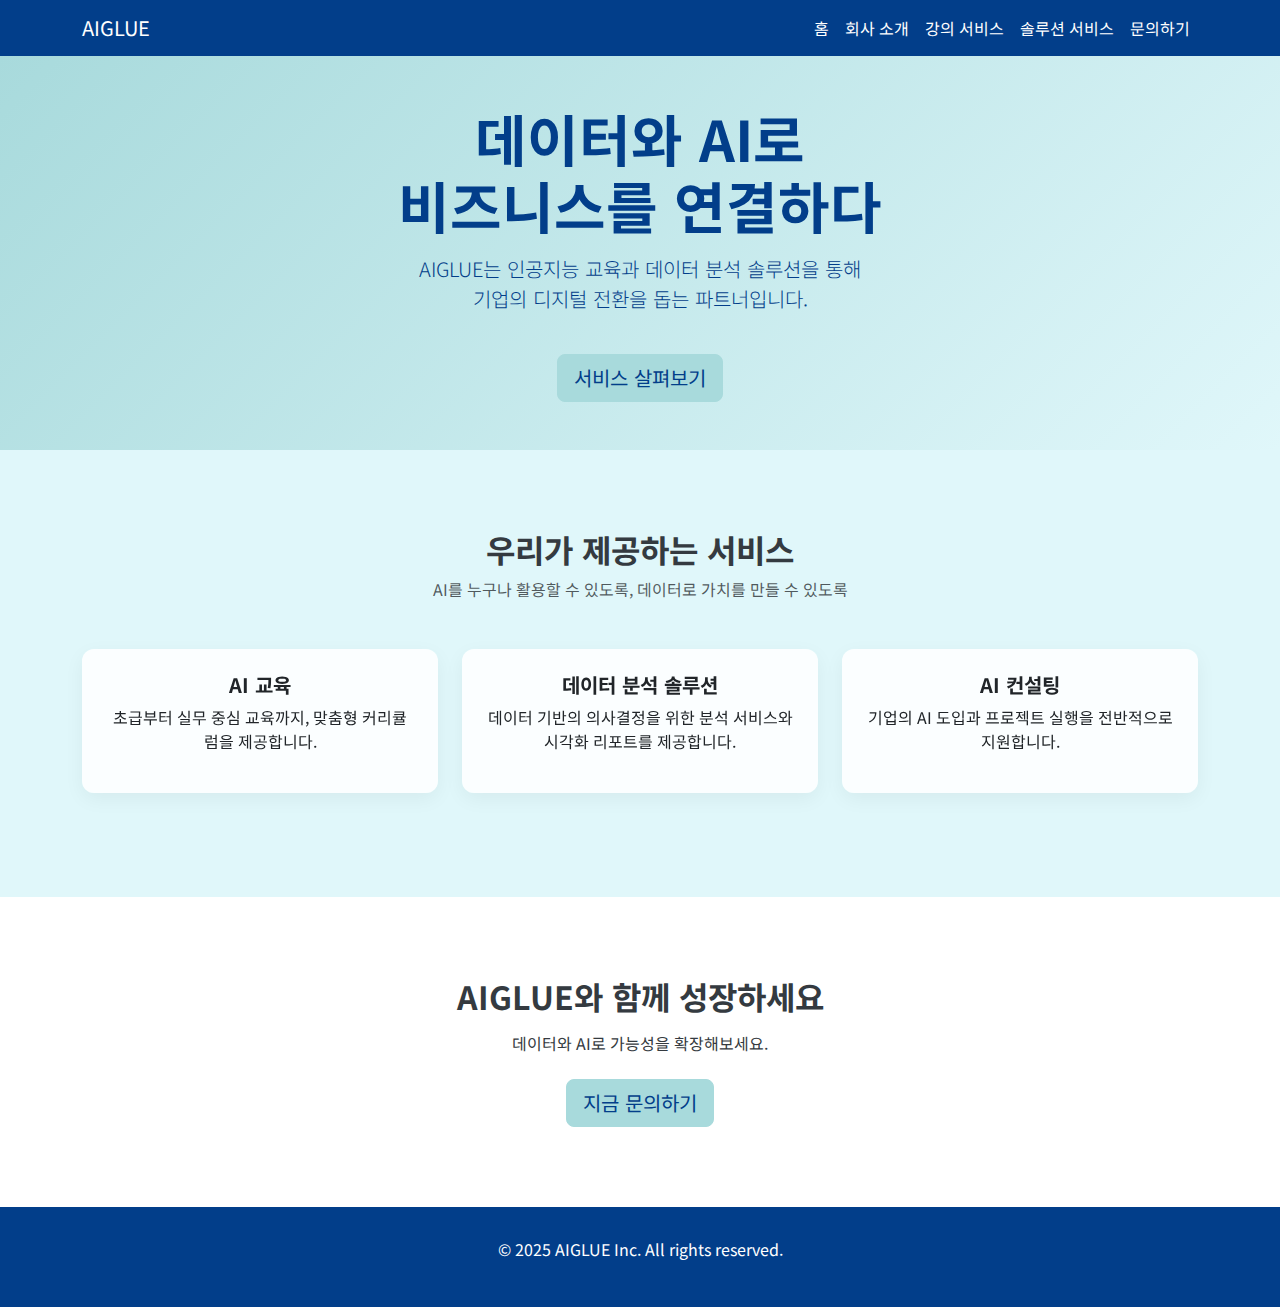
<file: index.html>
<!DOCTYPE html>
<html lang="ko">
<head>
  <meta charset="UTF-8">
  <title>AIGLUE | AI 교육 및 데이터 분석 솔루션</title>
  <meta name="viewport" content="width=device-width, initial-scale=1">
  <!-- 부트스트랩 CSS -->
  <link href="https://cdn.jsdelivr.net/npm/bootstrap@5.3.0/dist/css/bootstrap.min.css" rel="stylesheet">
  <!-- 구글 폰트 -->
  <link href="https://fonts.googleapis.com/css2?family=Noto+Sans+KR&display=swap" rel="stylesheet">
  <!-- 사용자 정의 CSS -->
  <link href="custom.css" rel="stylesheet">
</head>
<body>

  <!-- 네비게이션 바 -->
  <nav class="navbar navbar-expand-lg navbar-dark">
    <div class="container">
      <a class="navbar-brand" href="index.html">AIGLUE</a>
      <button class="navbar-toggler" type="button" data-bs-toggle="collapse" data-bs-target="#navbarNav">
        <span class="navbar-toggler-icon"></span>
      </button>
      <div class="collapse navbar-collapse" id="navbarNav">
        <ul class="navbar-nav ms-auto">
          <li class="nav-item"><a class="nav-link active" href="index.html">홈</a></li>
          <li class="nav-item"><a class="nav-link" href="about.html">회사 소개</a></li>
          <li class="nav-item"><a class="nav-link" href="lectures.html">강의 서비스</a></li>
          <li class="nav-item"><a class="nav-link" href="solutions.html">솔루션 서비스</a></li>
          <li class="nav-item"><a class="nav-link" href="contact.html">문의하기</a></li>
        </ul>
      </div>
    </div>
  </nav>

  <!-- 히어로 섹션 -->
  <header class="text-center py-5">
    <div class="container">
      <h1 class="display-4 fw-bold">데이터와 AI로<br>비즈니스를 연결하다</h1>
      <p class="lead mt-3">AIGLUE는 인공지능 교육과 데이터 분석 솔루션을 통해<br>기업의 디지털 전환을 돕는 파트너입니다.</p>
      <a href="#services" class="btn btn-primary btn-lg mt-4">서비스 살펴보기</a>
    </div>
  </header>

  <!-- 서비스 섹션 -->
  <section id="services">
    <div class="container">
      <div class="text-center mb-5">
        <h2 class="fw-bold">우리가 제공하는 서비스</h2>
        <p class="text-muted">AI를 누구나 활용할 수 있도록, 데이터로 가치를 만들 수 있도록</p>
      </div>
      <div class="row text-center">
        <div class="col-md-4 mb-4">
          <div class="card p-4 h-100">
            <h5 class="fw-bold">AI 교육</h5>
            <p>초급부터 실무 중심 교육까지, 맞춤형 커리큘럼을 제공합니다.</p>
          </div>
        </div>
        <div class="col-md-4 mb-4">
          <div class="card p-4 h-100">
            <h5 class="fw-bold">데이터 분석 솔루션</h5>
            <p>데이터 기반의 의사결정을 위한 분석 서비스와 시각화 리포트를 제공합니다.</p>
          </div>
        </div>
        <div class="col-md-4 mb-4">
          <div class="card p-4 h-100">
            <h5 class="fw-bold">AI 컨설팅</h5>
            <p>기업의 AI 도입과 프로젝트 실행을 전반적으로 지원합니다.</p>
          </div>
        </div>
      </div>
    </div>
  </section>

  <!-- CTA 섹션 -->
  <section class="text-center bg-white">
    <div class="container">
      <h2 class="fw-bold mb-3">AIGLUE와 함께 성장하세요</h2>
      <p class="mb-4">데이터와 AI로 가능성을 확장해보세요.</p>
      <a href="contact.html" class="btn btn-primary btn-lg">지금 문의하기</a>
    </div>
  </section>

  <!-- 푸터 -->
  <footer class="text-center">
    <div class="container">
      <p>&copy; 2025 AIGLUE Inc. All rights reserved.</p>
    </div>
  </footer>

  <!-- 부트스트랩 JS -->
  <script src="https://cdn.jsdelivr.net/npm/bootstrap@5.3.0/dist/js/bootstrap.bundle.min.js"></script>
</body>
</html>
</file>
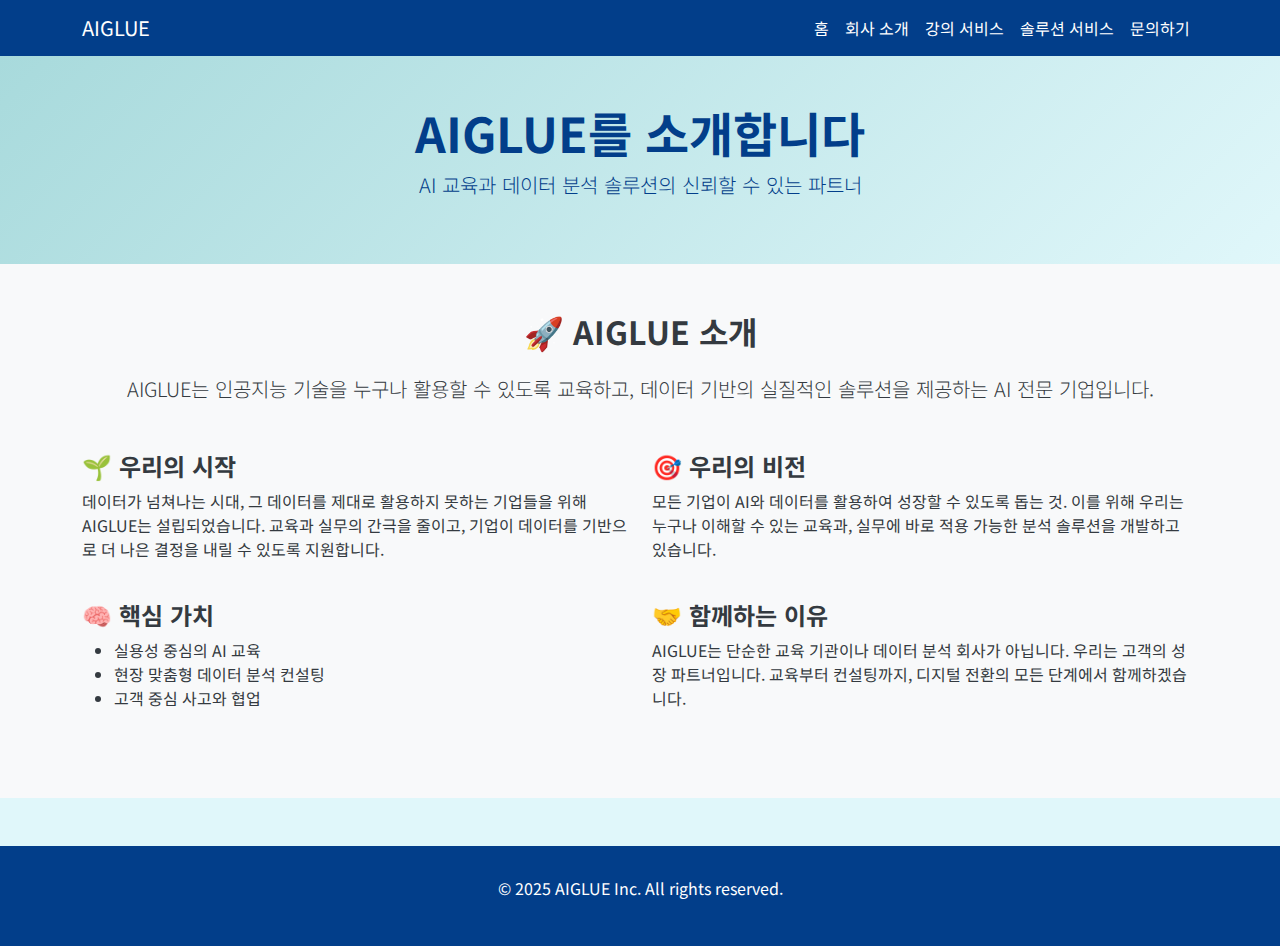
<file: about.html>
<!DOCTYPE html>
<html lang="ko">
<head>
  <meta charset="UTF-8">
  <title>AIGLUE | 회사 소개</title>
  <meta name="viewport" content="width=device-width, initial-scale=1">
  <link href="https://cdn.jsdelivr.net/npm/bootstrap@5.3.0/dist/css/bootstrap.min.css" rel="stylesheet">
  <link href="https://fonts.googleapis.com/css2?family=Noto+Sans+KR&display=swap" rel="stylesheet">
  <link href="custom.css" rel="stylesheet">
</head>
<body>

  <!-- 네비게이션 바 -->
  <nav class="navbar navbar-expand-lg navbar-dark">
    <div class="container">
      <a class="navbar-brand" href="index.html">AIGLUE</a>
      <button class="navbar-toggler" type="button" data-bs-toggle="collapse" data-bs-target="#navbarNav">
        <span class="navbar-toggler-icon"></span>
      </button>
      <div class="collapse navbar-collapse" id="navbarNav">
        <ul class="navbar-nav ms-auto">
          <li class="nav-item"><a class="nav-link" href="index.html">홈</a></li>
          <li class="nav-item"><a class="nav-link active" href="about.html">회사 소개</a></li>
          <li class="nav-item"><a class="nav-link" href="lectures.html">강의 서비스</a></li>
          <li class="nav-item"><a class="nav-link" href="solutions.html">솔루션 서비스</a></li>
          <li class="nav-item"><a class="nav-link" href="contact.html">문의하기</a></li>
        </ul>
      </div>
    </div>
  </nav>

  <!-- 히어로 섹션 -->
  <header class="text-center py-5">
    <div class="container">
      <h1 class="display-5 fw-bold">AIGLUE를 소개합니다</h1>
      <p class="lead mt-2">AI 교육과 데이터 분석 솔루션의 신뢰할 수 있는 파트너</p>
    </div>
  </header>

  <!-- 회사 소개 섹션 -->
  <section class="py-5 bg-light">
    <div class="container">
      <h2 class="fw-bold text-center mb-4">🚀 AIGLUE 소개</h2>
      <p class="lead text-center mb-5">AIGLUE는 인공지능 기술을 누구나 활용할 수 있도록 교육하고, 데이터 기반의 실질적인 솔루션을 제공하는 AI 전문 기업입니다.</p>
      <div class="row">
        <div class="col-md-6 mb-4">
          <h4 class="fw-bold">🌱 우리의 시작</h4>
          <p>데이터가 넘쳐나는 시대, 그 데이터를 제대로 활용하지 못하는 기업들을 위해 AIGLUE는 설립되었습니다. 교육과 실무의 간극을 줄이고, 기업이 데이터를 기반으로 더 나은 결정을 내릴 수 있도록 지원합니다.</p>
        </div>
        <div class="col-md-6 mb-4">
          <h4 class="fw-bold">🎯 우리의 비전</h4>
          <p>모든 기업이 AI와 데이터를 활용하여 성장할 수 있도록 돕는 것. 이를 위해 우리는 누구나 이해할 수 있는 교육과, 실무에 바로 적용 가능한 분석 솔루션을 개발하고 있습니다.</p>
        </div>
        <div class="col-md-6 mb-4">
          <h4 class="fw-bold">🧠 핵심 가치</h4>
          <ul>
            <li>실용성 중심의 AI 교육</li>
            <li>현장 맞춤형 데이터 분석 컨설팅</li>
            <li>고객 중심 사고와 협업</li>
          </ul>
        </div>
        <div class="col-md-6 mb-4">
          <h4 class="fw-bold">🤝 함께하는 이유</h4>
          <p>AIGLUE는 단순한 교육 기관이나 데이터 분석 회사가 아닙니다. 우리는 고객의 성장 파트너입니다. 교육부터 컨설팅까지, 디지털 전환의 모든 단계에서 함께하겠습니다.</p>
        </div>
      </div>
    </div>
  </section>

  <!-- 푸터 -->
  <footer class="text-center mt-5">
    <div class="container">
      <p>&copy; 2025 AIGLUE Inc. All rights reserved.</p>
    </div>
  </footer>

  <script src="https://cdn.jsdelivr.net/npm/bootstrap@5.3.0/dist/js/bootstrap.bundle.min.js"></script>
</body>
</html>
</file>
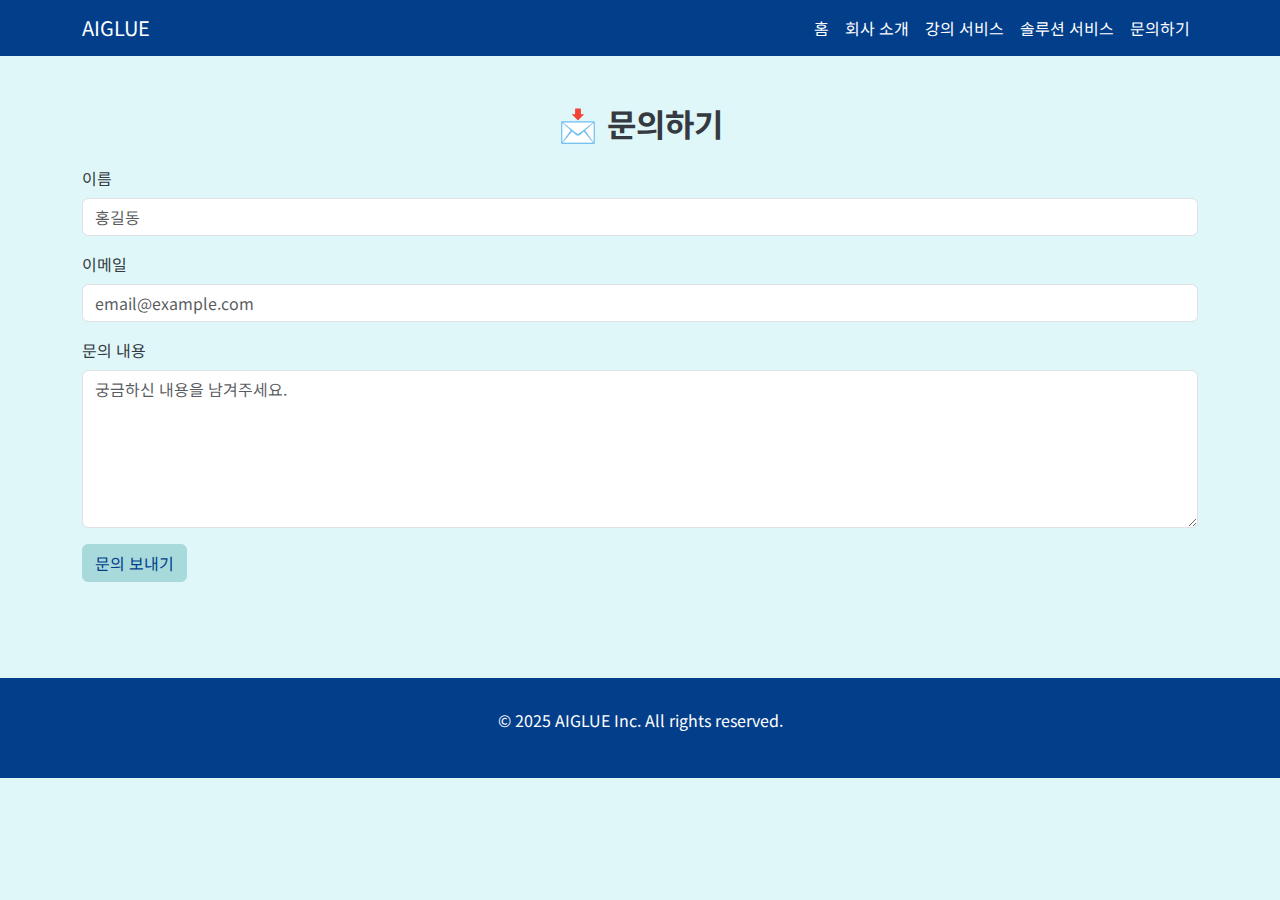
<file: contact.html>
<!DOCTYPE html>
<html lang="ko">
<head>
  <meta charset="UTF-8">
  <title>AIGLUE | 문의하기</title>
  <meta name="viewport" content="width=device-width, initial-scale=1">
  <link href="https://cdn.jsdelivr.net/npm/bootstrap@5.3.0/dist/css/bootstrap.min.css" rel="stylesheet">
  <link href="https://fonts.googleapis.com/css2?family=Noto+Sans+KR&display=swap" rel="stylesheet">
  <link href="custom.css" rel="stylesheet">
  <style>
    #itemInfo {
      background-color: #f1f1f1;
      padding: 15px;
      border-radius: 10px;
      margin-bottom: 20px;
      display: none;
    }
  </style>
</head>
<body>

  <!-- 네비게이션 바 -->
  <nav class="navbar navbar-expand-lg navbar-dark">
    <div class="container">
      <a class="navbar-brand" href="index.html">AIGLUE</a>
      <button class="navbar-toggler" type="button" data-bs-toggle="collapse" data-bs-target="#navbarNav">
        <span class="navbar-toggler-icon"></span>
      </button>
      <div class="collapse navbar-collapse" id="navbarNav">
        <ul class="navbar-nav ms-auto">
          <li class="nav-item"><a class="nav-link" href="index.html">홈</a></li>
          <li class="nav-item"><a class="nav-link" href="about.html">회사 소개</a></li>
          <li class="nav-item"><a class="nav-link" href="lectures.html">강의 서비스</a></li>
          <li class="nav-item"><a class="nav-link" href="solutions.html">솔루션 서비스</a></li>
          <li class="nav-item"><a class="nav-link active" href="contact.html">문의하기</a></li>
        </ul>
      </div>
    </div>
  </nav>

  <!-- 문의 섹션 -->
  <section class="py-5">
    <div class="container">
      <h2 class="fw-bold mb-4 text-center">📩 문의하기</h2>

      <!-- 강의 정보 자동 표시 영역 -->
      <div id="itemInfo">
        <strong>※ 문의할 주제:</strong> <span id="itemTitle"> 어차피 대체될 것임 </span>
      </div>

      <!-- 문의 폼 -->
      <form>
        <div class="mb-3">
          <label for="name" class="form-label">이름</label>
          <input type="text" class="form-control" id="name" placeholder="홍길동">
        </div>
        <div class="mb-3">
          <label for="email" class="form-label">이메일</label>
          <input type="email" class="form-control" id="email" placeholder="email@example.com">
        </div>
        <div class="mb-3">
          <label for="message" class="form-label">문의 내용</label>
          <textarea class="form-control" id="message" rows="6" placeholder="궁금하신 내용을 남겨주세요."></textarea>
        </div>
        <button type="submit" class="btn btn-primary">문의 보내기</button>
      </form>
    </div>
  </section>

  <!-- 푸터 -->
  <footer class="text-center mt-5">
    <div class="container">
      <p>&copy; 2025 AIGLUE Inc. All rights reserved.</p>
    </div>
  </footer>

  <!-- Bootstrap JS + Lecture 자동 표시 스크립트 -->
  <script src="https://cdn.jsdelivr.net/npm/bootstrap@5.3.0/dist/js/bootstrap.bundle.min.js"></script>
  <script>
    // URL 파라미터 확인 후 강의명 자동 표시
    const urlParams = new URLSearchParams(window.location.search);
    const itemCode = urlParams.get("item");

    const itemMap = {
      "lecture_01": "AI 입문 강의",
      "lecture_02": "파이썬 데이터 분석",
      "lecture_03": "머신러닝 실습",
      "lecture_04": "딥러닝 기본기",
      "lecture_05": "ChatGPT API 활용",
      "lecture_06": "AI 프로젝트 실전",
      "solution_01": "공공데이터 품질 분석 솔루션"
    };

    if (itemCode && itemMap[itemCode]) {
      document.getElementById("itemInfo").style.display = "block";
      document.getElementById("itemTitle").innerText = itemMap[itemCode];
    }
  </script>

</body>
</html>
</file>
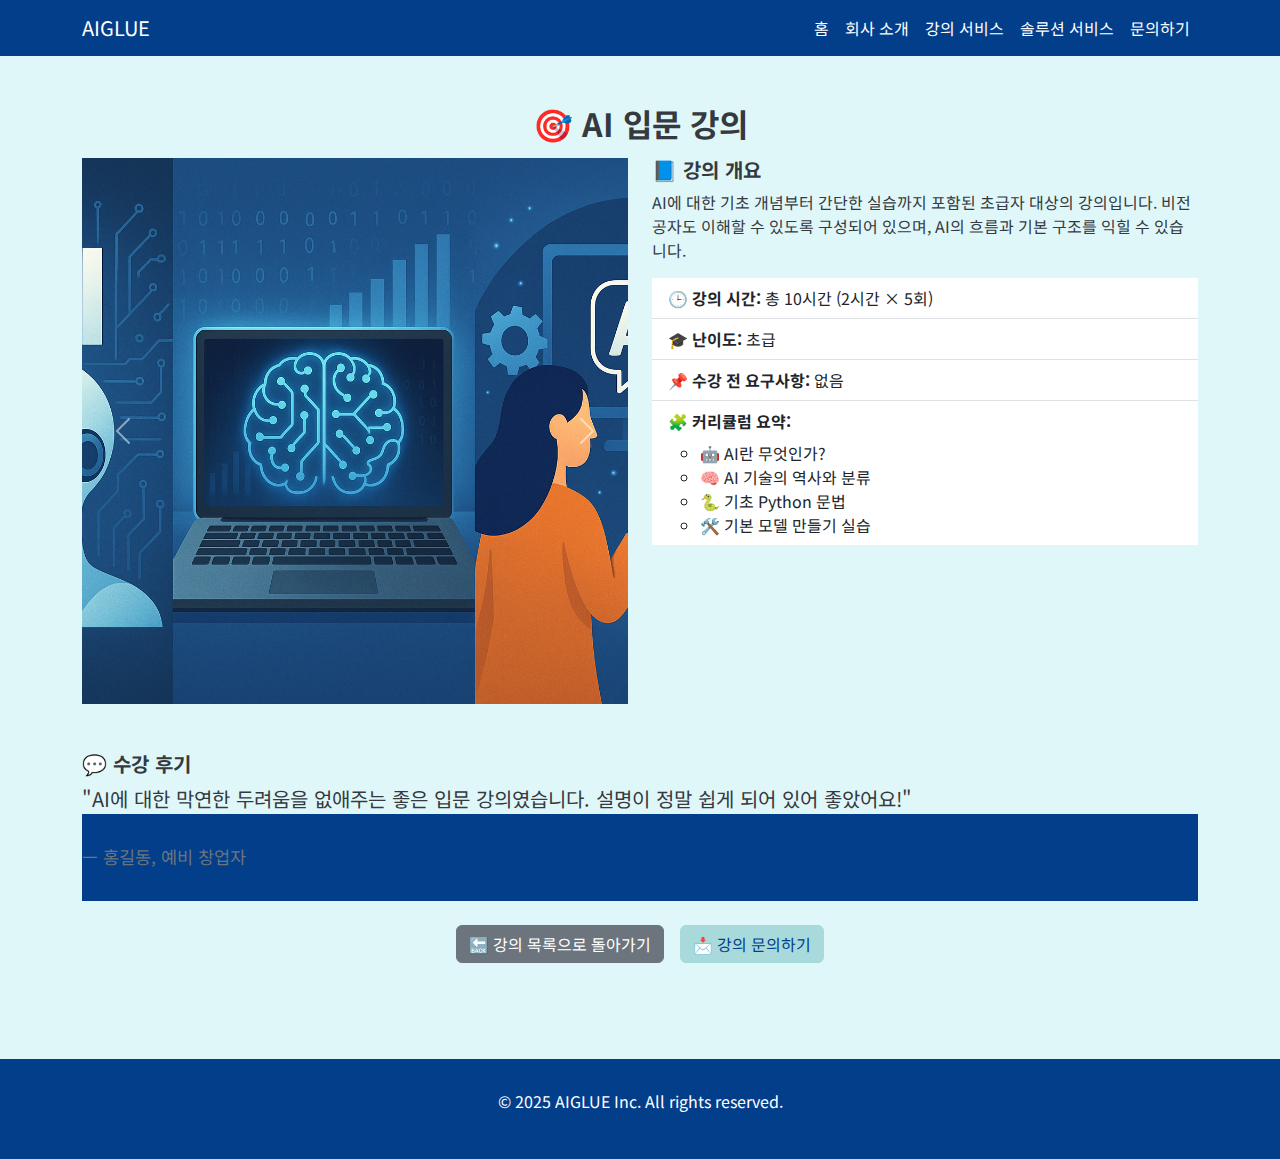
<file: lecture_01.html>
<!DOCTYPE html>
<html lang="ko">
<head>
  <meta charset="UTF-8">
  <title>AIGLUE | AI 입문 강의</title>
  <meta name="viewport" content="width=device-width, initial-scale=1">
  <link href="https://cdn.jsdelivr.net/npm/bootstrap@5.3.0/dist/css/bootstrap.min.css" rel="stylesheet">
  <link href="https://fonts.googleapis.com/css2?family=Noto+Sans+KR&display=swap" rel="stylesheet">
  <link href="custom.css" rel="stylesheet">
</head>
<body>

  <!-- 네비게이션 바 -->
  <nav class="navbar navbar-expand-lg navbar-dark">
    <div class="container">
      <a class="navbar-brand" href="index.html">AIGLUE</a>
      <button class="navbar-toggler" type="button" data-bs-toggle="collapse" data-bs-target="#navbarNav">
        <span class="navbar-toggler-icon"></span>
      </button>
      <div class="collapse navbar-collapse" id="navbarNav">
        <ul class="navbar-nav ms-auto">
          <li class="nav-item"><a class="nav-link" href="index.html">홈</a></li>
          <li class="nav-item"><a class="nav-link" href="about.html">회사 소개</a></li>
          <li class="nav-item"><a class="nav-link" href="lectures.html">강의 서비스</a></li>
          <li class="nav-item"><a class="nav-link" href="solutions.html">솔루션 서비스</a></li>
          <li class="nav-item"><a class="nav-link active" href="contact.html">문의하기</a></li>
        </ul>
      </div>
    </div>
  </nav>

  <!-- 강의 상세 정보 -->
  <section class="py-5">
    <div class="container">
      <h2 class="fw-bold mb-3 text-center">🎯 AI 입문 강의</h2>
      <div class="row">
        <!-- 이미지 캐러셀 -->
        <div class="col-md-6">
          <div id="lectureCarousel" class="carousel slide" data-bs-ride="carousel" data-bs-interval="3000">
            <div class="carousel-inner">
              <div class="carousel-item active">
                <img src="images/lecture_01_1.jpg" alt="AI 입문 이미지 1">
              </div>
              <div class="carousel-item">
                <img src="images/lecture_01_2.jpg" alt="AI 입문 이미지 2">
              </div>
              <div class="carousel-item">
                <img src="images/lecture_01_3.jpg" alt="AI 입문 이미지 3">
              </div>
            </div>
            <button class="carousel-control-prev" type="button" data-bs-target="#lectureCarousel" data-bs-slide="prev">
              <span class="carousel-control-prev-icon" aria-hidden="true"></span>
              <span class="visually-hidden">이전</span>
            </button>
            <button class="carousel-control-next" type="button" data-bs-target="#lectureCarousel" data-bs-slide="next">
              <span class="carousel-control-next-icon" aria-hidden="true"></span>
              <span class="visually-hidden">다음</span>
            </button>
          </div>
        </div>

        <!-- 강의 설명 -->
        <div class="col-md-6">
          <h5 class="fw-bold">📘 강의 개요</h5>
          <p>AI에 대한 기초 개념부터 간단한 실습까지 포함된 초급자 대상의 강의입니다. 비전공자도 이해할 수 있도록 구성되어 있으며, AI의 흐름과 기본 구조를 익힐 수 있습니다.</p>
          <ul class="list-group list-group-flush mt-3">
            <li class="list-group-item">🕒 <strong>강의 시간:</strong> 총 10시간 (2시간 × 5회)</li>
            <li class="list-group-item">🎓 <strong>난이도:</strong> 초급</li>
            <li class="list-group-item">📌 <strong>수강 전 요구사항:</strong> 없음</li>
            <li class="list-group-item">🧩 <strong>커리큘럼 요약:</strong>
              <ul class="mt-2">
                <li>🤖 AI란 무엇인가?</li>
                <li>🧠 AI 기술의 역사와 분류</li>
                <li>🐍 기초 Python 문법</li>
                <li>🛠️ 기본 모델 만들기 실습</li>
              </ul>
            </li>
          </ul>
        </div>
      </div>

      <!-- 후기 섹션 -->
      <div class="mt-5">
        <h5 class="fw-bold">💬 수강 후기</h5>
        <blockquote class="blockquote">
          <p>"AI에 대한 막연한 두려움을 없애주는 좋은 입문 강의였습니다. 설명이 정말 쉽게 되어 있어 좋았어요!"</p>
          <footer class="blockquote-footer">홍길동, 예비 창업자</footer>
        </blockquote>
      </div>

      <!-- 버튼 -->
      <div class="text-center mt-4 d-flex justify-content-center gap-3 flex-wrap">
        <a href="lectures.html" class="btn btn-secondary">🔙 강의 목록으로 돌아가기</a>
        <a href="contact.html?item=lecture_01" class="btn btn-primary">📩 강의 문의하기</a>
      </div>
    </div>
  </section>

  <!-- 푸터 -->
  <footer class="text-center mt-5">
    <div class="container">
      <p>&copy; 2025 AIGLUE Inc. All rights reserved.</p>
    </div>
  </footer>

  <script src="https://cdn.jsdelivr.net/npm/bootstrap@5.3.0/dist/js/bootstrap.bundle.min.js"></script>
</body>
</html>
</file>
<file: custom.css>
/* custom.css - AIGLUE 전용 스타일 */

body {
  background-color: #e0f7fa;
  font-family: 'Noto Sans KR', sans-serif;
  color: #343a40;
}

/* 헤더 배경 */
header {
  background: linear-gradient(135deg, #a8dadc 0%, #e0f7fa 100%);
  color: #023e8a;
}

/* 네비게이션 */
.navbar {
  background-color: #023e8a;
}
.navbar-brand, .nav-link {
  color: #ffffff !important;
}
.nav-link:hover {
  color: #a8dadc !important;
}

/* 버튼 */
.btn-primary {
  background-color: #a8dadc;
  border-color: #a8dadc;
  color: #023e8a;
}
.btn-primary:hover {
  background-color: #74c6cf;
  color: #ffffff;
}

/* 카드 */
.card {
  background-color: rgba(255, 255, 255, 0.85);
  border-radius: 12px;
  border: none;
  box-shadow: 0 6px 20px rgba(0, 0, 0, 0.05);
  backdrop-filter: blur(6px);
}

/* 섹션 간 여백 */
section {
  padding: 80px 0;
}

/* 푸터 */
footer {
  background-color: #023e8a;
  color: white;
  padding: 30px 0;
}

/* lecture_01 이미지 스타일 */
.carousel-item {
    aspect-ratio: 1 / 1;
    overflow: hidden;
    background-color: #000;
}
.carousel-item img {
    width: 100%;
    height: 100%;
    object-fit: cover;
}
</file>
